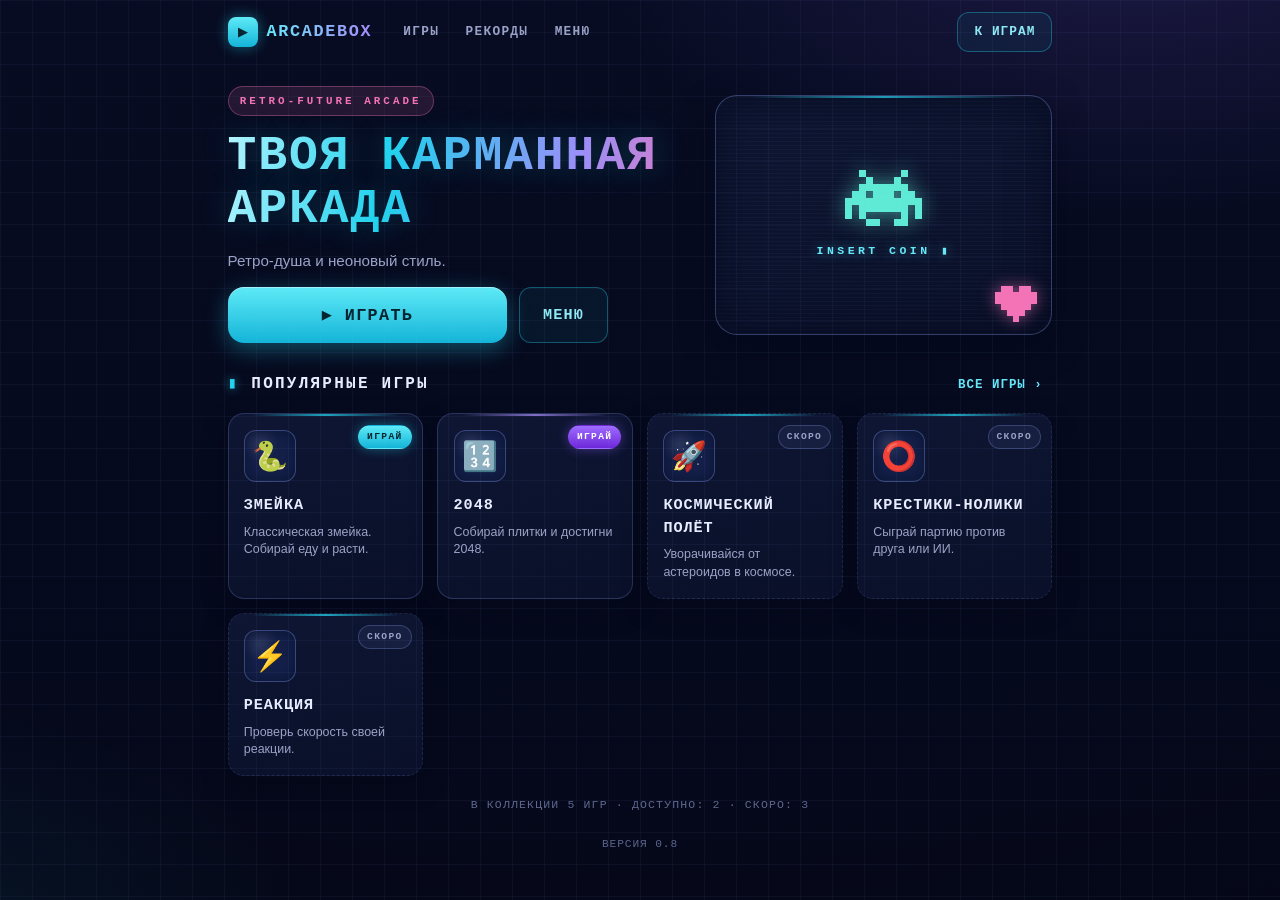
<file: index.html>
<!DOCTYPE html>
<html lang="ru">
<head>
  <meta charset="UTF-8">
  <meta name="viewport" content="width=device-width, initial-scale=1.0, viewport-fit=cover">
  <meta name="theme-color" content="#050816">
  <meta name="apple-mobile-web-app-capable" content="yes">
  <meta name="apple-mobile-web-app-status-bar-style" content="black-translucent">
  <title>ArcadeBox</title>
  <link rel="stylesheet" href="style.css">
  <link rel="manifest" href="manifest.json">
  <link rel="apple-touch-icon" href="icons/apple-touch-icon.png">
</head>
<body>
  <noscript>
    <div style="padding: 2rem; text-align: center; color: #e8ecff; font-family: sans-serif;">
      <h1>ArcadeBox</h1>
      <p>Для работы приложения необходимо включить JavaScript в настройках браузера.</p>
    </div>
  </noscript>

  <div id="app">

    <!-- ===== ГЛАВНЫЙ ЭКРАН ===== -->
    <section id="screen-home" class="screen active">
      <div class="screen-content home-content">

        <div class="home-top">
          <div class="brand">
            <span class="brand-mark" aria-hidden="true">▶</span>
            <span class="brand-name">ArcadeBox</span>
          </div>
          <nav class="home-nav" aria-label="Быстрая навигация">
            <button class="nav-link" data-action="show-games">Игры</button>
            <button class="nav-link" data-action="show-records">Рекорды</button>
            <button class="nav-link" data-action="show-menu">Меню</button>
          </nav>
          <button class="btn btn-ghost btn-top" data-action="show-games">К играм</button>
        </div>

        <div class="home-hero">
          <div class="hero-text">
            <p class="hero-tag">Retro-Future Arcade</p>
            <h1 class="hero-title">Твоя карманная аркада</h1>
            <p class="hero-slogan">Ретро-душа и неоновый стиль.</p>
            <div class="hero-actions">
              <button class="btn btn-primary btn-large" data-action="show-games">▶ Играть</button>
              <button class="btn btn-ghost" data-action="show-menu">Меню</button>
            </div>
          </div>

          <div class="hero-art" aria-hidden="true">
            <div class="pixel-invader"><i></i></div>
            <p class="hero-art-caption">Insert coin <span class="blink">▮</span></p>
            <div class="pixel-heart"><i></i></div>
          </div>
        </div>

        <div class="home-section">
          <div class="section-head">
            <h2 class="section-title">Популярные игры</h2>
            <button class="link-btn" data-action="show-games">Все игры ›</button>
          </div>
          <div class="games-grid" id="games-grid-home"></div>
          <p class="collection-info" id="collection-info"></p>
        </div>

        <p class="hint">Версия 0.8</p>
      </div>
    </section>

    <!-- ===== КАТАЛОГ ИГР ===== -->
    <section id="screen-games" class="screen">
      <header class="screen-header">
        <button class="btn-icon" data-action="go-back" aria-label="Назад">
          <svg width="22" height="22" viewBox="0 0 24 24" fill="none" stroke="currentColor" stroke-width="2" stroke-linecap="round" stroke-linejoin="round" aria-hidden="true"><path d="M19 12H5"/><path d="M12 19l-7-7 7-7"/></svg>
        </button>
        <h2 class="screen-title">Каталог игр</h2>
      </header>
      <div class="screen-content">
        <div class="games-grid" id="games-grid"></div>
      </div>
    </section>

    <!-- ===== ИГРА: ЗМЕЙКА ===== -->
    <section id="screen-snake" class="screen">
      <header class="screen-header">
        <button class="btn-icon" data-action="go-back" aria-label="Назад">
          <svg width="22" height="22" viewBox="0 0 24 24" fill="none" stroke="currentColor" stroke-width="2" stroke-linecap="round" stroke-linejoin="round" aria-hidden="true"><path d="M19 12H5"/><path d="M12 19l-7-7 7-7"/></svg>
        </button>
        <h2 class="screen-title">Змейка</h2>
        <button class="btn-icon" id="snake-pause-btn" data-action="snake-pause" aria-label="Пауза" disabled>
          <svg class="icon-pause" width="22" height="22" viewBox="0 0 24 24" fill="currentColor" aria-hidden="true"><rect x="6" y="5" width="4" height="14" rx="1"/><rect x="14" y="5" width="4" height="14" rx="1"/></svg>
          <svg class="icon-play" width="22" height="22" viewBox="0 0 24 24" fill="currentColor" aria-hidden="true"><path d="M8 5.14v13.72a1 1 0 0 0 1.52.85l11.14-6.86a1 1 0 0 0 0-1.7L9.52 4.29A1 1 0 0 0 8 5.14z"/></svg>
        </button>
      </header>

      <div class="screen-content snake-content">
        <div class="snake-hud">
          <div class="snake-hud-item">
            <span class="snake-hud-label">Счёт</span>
            <span class="snake-hud-value" id="snake-score">0</span>
          </div>
          <div class="snake-hud-item">
            <span class="snake-hud-label">Рекорд</span>
            <span class="snake-hud-value" id="snake-best">0</span>
          </div>
        </div>

        <div class="snake-arena-wrap" id="snake-arena-wrap">
          <div class="snake-arena" id="snake-arena">
            <canvas id="snake-canvas" width="400" height="400"></canvas>
            <div class="snake-overlay" id="snake-overlay"></div>
          </div>
        </div>

        <p class="snake-hint">Свайп по полю — поворот · тап — пауза. На компьютере: стрелки или WASD, пробел — пауза</p>
      </div>
    </section>

    <!-- ===== ИГРА: 2048 ===== -->
    <section id="screen-2048" class="screen">
      <header class="screen-header">
        <button class="btn-icon" data-action="go-back" aria-label="Назад">
          <svg width="22" height="22" viewBox="0 0 24 24" fill="none" stroke="currentColor" stroke-width="2" stroke-linecap="round" stroke-linejoin="round" aria-hidden="true"><path d="M19 12H5"/><path d="M12 19l-7-7 7-7"/></svg>
        </button>
        <h2 class="screen-title">2048</h2>
      </header>

      <div class="screen-content game-2048-content">
        <div class="game-2048-hud">
          <div class="hud-box">
            <span class="hud-label">Счёт</span>
            <span class="hud-value" id="score-2048">0</span>
          </div>
          <div class="hud-box">
            <span class="hud-label">Рекорд</span>
            <span class="hud-value" id="best-2048">0</span>
          </div>
        </div>

        <div class="game-2048-grid-wrap">
          <div class="game-2048-grid" id="grid-2048">
            <div class="grid-cell"></div><div class="grid-cell"></div><div class="grid-cell"></div><div class="grid-cell"></div>
            <div class="grid-cell"></div><div class="grid-cell"></div><div class="grid-cell"></div><div class="grid-cell"></div>
            <div class="grid-cell"></div><div class="grid-cell"></div><div class="grid-cell"></div><div class="grid-cell"></div>
            <div class="grid-cell"></div><div class="grid-cell"></div><div class="grid-cell"></div><div class="grid-cell"></div>
          </div>
          <div class="game-2048-overlay hidden" id="overlay-2048"></div>
        </div>

        <div class="game-2048-controls">
          <button class="btn btn-secondary" data-action="2048-new">Новая игра</button>
          <button class="btn btn-ghost" id="btn-2048-undo" data-action="2048-undo" disabled>Отменить</button>
        </div>

        <p class="game-2048-hint">Свайп или стрелки — двигать плитки. Соединяй одинаковые!</p>
      </div>
    </section>

    <!-- ===== МЕНЮ ===== -->
    <section id="screen-menu" class="screen">
      <header class="screen-header">
        <button class="btn-icon" data-action="go-back" aria-label="Назад">
          <svg width="22" height="22" viewBox="0 0 24 24" fill="none" stroke="currentColor" stroke-width="2" stroke-linecap="round" stroke-linejoin="round" aria-hidden="true"><path d="M19 12H5"/><path d="M12 19l-7-7 7-7"/></svg>
        </button>
        <h2 class="screen-title">Меню</h2>
      </header>
      <div class="screen-content">
        <nav class="menu-list">
          <button class="menu-item" data-action="go-home">
            <span class="menu-icon" aria-hidden="true">🏠</span>
            <span class="menu-text"><span class="menu-title">Главная</span><span class="menu-desc">Вернуться на главный экран</span></span>
            <span class="menu-arrow" aria-hidden="true">›</span>
          </button>
          <button class="menu-item" data-action="show-games">
            <span class="menu-icon" aria-hidden="true">🎮</span>
            <span class="menu-text"><span class="menu-title">Игры</span><span class="menu-desc">Каталог всех игр</span></span>
            <span class="menu-arrow" aria-hidden="true">›</span>
          </button>
          <button class="menu-item" data-action="show-records">
            <span class="menu-icon" aria-hidden="true">🏆</span>
            <span class="menu-text"><span class="menu-title">Рекорды</span><span class="menu-desc">Твои лучшие результаты</span></span>
            <span class="menu-arrow" aria-hidden="true">›</span>
          </button>
          <button class="menu-item" data-action="show-settings">
            <span class="menu-icon" aria-hidden="true">⚙️</span>
            <span class="menu-text"><span class="menu-title">Настройки</span><span class="menu-desc">Звук, тема и другие параметры</span></span>
            <span class="menu-arrow" aria-hidden="true">›</span>
          </button>
        </nav>
      </div>
    </section>

    <!-- ===== РЕКОРДЫ ===== -->
    <section id="screen-records" class="screen">
      <header class="screen-header">
        <button class="btn-icon" data-action="go-back" aria-label="Назад">
          <svg width="22" height="22" viewBox="0 0 24 24" fill="none" stroke="currentColor" stroke-width="2" stroke-linecap="round" stroke-linejoin="round" aria-hidden="true"><path d="M19 12H5"/><path d="M12 19l-7-7 7-7"/></svg>
        </button>
        <h2 class="screen-title">Рекорды</h2>
      </header>
      <div class="screen-content">
        <div class="records-list" id="records-list"></div>
      </div>
    </section>

    <!-- ===== НАСТРОЙКИ ===== -->
    <section id="screen-settings" class="screen">
      <header class="screen-header">
        <button class="btn-icon" data-action="go-back" aria-label="Назад">
          <svg width="22" height="22" viewBox="0 0 24 24" fill="none" stroke="currentColor" stroke-width="2" stroke-linecap="round" stroke-linejoin="round" aria-hidden="true"><path d="M19 12H5"/><path d="M12 19l-7-7 7-7"/></svg>
        </button>
        <h2 class="screen-title">Настройки</h2>
      </header>
      <div class="screen-content settings-content">

        <section class="settings-group" aria-labelledby="settings-sound-title">
          <h3 class="settings-group-title" id="settings-sound-title">Звук</h3>
          <div class="settings-card">
            <button type="button" class="setting-row setting-toggle" role="switch" aria-checked="true" data-action="setting-toggle" data-setting="sfxEnabled">
              <span class="setting-text">
                <span class="setting-title">Звуковые эффекты</span>
                <span class="setting-desc">Звуки интерфейса и игр</span>
              </span>
              <span class="switch" aria-hidden="true"><span class="switch-thumb"></span></span>
            </button>
            <div class="setting-row setting-row--range">
              <div class="setting-range-head">
                <label class="setting-title" for="range-sfx">Громкость эффектов</label>
                <output class="setting-value" for="range-sfx">70%</output>
              </div>
              <input type="range" class="range" id="range-sfx" min="0" max="100" step="5" value="70" data-setting-range="sfxVolume" aria-valuetext="70%">
          </div>
          <button type="button" class="setting-row setting-toggle" role="switch" aria-checked="false" data-action="setting-toggle" data-setting="musicEnabled">
            <span class="setting-text">
              <span class="setting-title">Музыка</span>
              <span class="setting-desc">Фоновая музыка</span>
            </span>
            <span class="switch" aria-hidden="true"><span class="switch-thumb"></span></span>
          </button>
          <div class="setting-row setting-row--range">
            <div class="setting-range-head">
              <label class="setting-title" for="range-music">Громкость музыки</label>
              <output class="setting-value" for="range-music">50%</output>
            </div>
            <input type="range" class="range" id="range-music" min="0" max="100" step="5" value="50" data-setting-range="musicVolume" aria-valuetext="50%">
          </div>
          </div>
          <p class="setting-note" id="music-note" role="status" hidden>Не удалось загрузить музыку. Проверьте соединение и включите музыку снова.</p>
        </section>

        <section class="settings-group" aria-labelledby="settings-look-title">
          <h3 class="settings-group-title" id="settings-look-title">Внешний вид</h3>
          <div class="settings-card">
            <button type="button" class="setting-row setting-toggle" role="switch" aria-checked="true" data-action="setting-toggle" data-setting="animationsEnabled">
              <span class="setting-text">
                <span class="setting-title">Анимации</span>
                <span class="setting-desc">Переходы, появление карточек и движение плиток</span>
              </span>
              <span class="switch" aria-hidden="true"><span class="switch-thumb"></span></span>
            </button>
          </div>
        </section>

        <section class="settings-group" aria-labelledby="settings-data-title">
          <h3 class="settings-group-title" id="settings-data-title">Данные</h3>
          <div class="settings-card">
            <button type="button" class="setting-row setting-action setting-action--danger" data-action="reset-scores">
              <span class="setting-text">
                <span class="setting-title">Сбросить рекорды</span>
                <span class="setting-desc">Удалить лучшие результаты во всех играх</span>
              </span>
              <span class="menu-arrow" aria-hidden="true">›</span>
            </button>
            <button type="button" class="setting-row setting-action" data-action="reset-settings">
              <span class="setting-text">
                <span class="setting-title">Сбросить настройки</span>
                <span class="setting-desc">Вернуть значения по умолчанию</span>
              </span>
              <span class="menu-arrow" aria-hidden="true">›</span>
            </button>
          </div>
        </section>

      </div>
    </section>

    <!-- ===== ДИАЛОГ ПОДТВЕРЖДЕНИЯ ===== -->
    <div id="confirm-dialog" class="dialog-backdrop hidden" role="dialog" aria-modal="true" aria-hidden="true" aria-labelledby="confirm-title" aria-describedby="confirm-text">
      <div class="dialog">
        <h3 class="dialog-title" id="confirm-title"></h3>
        <p class="dialog-text" id="confirm-text"></p>
        <div class="dialog-actions">
          <button type="button" class="btn btn-ghost" id="confirm-cancel" data-action="dialog-cancel">Отмена</button>
          <button type="button" class="btn btn-danger" id="confirm-ok" data-action="dialog-confirm">Сбросить</button>
        </div>
      </div>
    </div>

    <!-- ===== УВЕДОМЛЕНИЕ ===== -->
    <div id="toast" class="toast" role="status" aria-live="polite"></div>

  </div>

  <script src="app.js"></script>
</body>
</html>
</file>
<file: style.css>
/* =========================================================
   ArcadeBox — RETRO-FUTURISM + MODERN ARCADE
   ========================================================= */

*, *::before, *::after { box-sizing: border-box; margin: 0; padding: 0; }

:root {
  /* Космический фон */
  --bg-0: #050816;
  --bg-1: #0A1029;
  --bg-2: #0E1633;
  --bg-3: #14204A;

  /* Неон */
  --cyan: #22D3EE;
  --cyan-bright: #67E8F9;
  --violet: #8B5CF6;
  --violet-bright: #A78BFA;
  --pink: #F472B6;
  --gold: #FBBF24;

  --cyan-soft: rgba(34, 211, 238, 0.12);
  --violet-soft: rgba(139, 92, 246, 0.14);
  --pink-soft: rgba(244, 114, 182, 0.12);

  --text: #E8ECFF;
  --text-dim: #9AA3C7;
  --text-faint: #5E688F;

  --line: rgba(148, 170, 255, 0.14);
  --line-strong: rgba(148, 170, 255, 0.28);

  --r-sm: 8px; --r-md: 12px; --r-lg: 16px; --r-xl: 22px;
  --arena-max: 500px;

  --safe-top: env(safe-area-inset-top, 0px);
  --safe-bottom: env(safe-area-inset-bottom, 0px);
  --safe-left: env(safe-area-inset-left, 0px);
  --safe-right: env(safe-area-inset-right, 0px);

  --t-fast: 150ms cubic-bezier(0.4, 0, 0.2, 1);
  --t-base: 220ms cubic-bezier(0.4, 0, 0.2, 1);

  --font-display: ui-monospace, "Cascadia Mono", "SF Mono", "JetBrains Mono",
                  Menlo, Consolas, "Liberation Mono", monospace;
  --font-body: -apple-system, BlinkMacSystemFont, "Segoe UI", Roboto, Oxygen,
               Ubuntu, Cantarell, "Helvetica Neue", sans-serif;

  color-scheme: dark;
}

html, body { height: 100%; overflow: hidden; }

body {
  font-family: var(--font-body);
  background-color: var(--bg-0);
  color: var(--text);
  font-size: 16px;
  line-height: 1.5;
  -webkit-font-smoothing: antialiased;
  -moz-osx-font-smoothing: grayscale;
  -webkit-tap-highlight-color: transparent;
  -webkit-text-size-adjust: 100%;
  touch-action: manipulation;
  overscroll-behavior-y: none;
}

button {
  font: inherit; color: inherit; background: none; border: none;
  cursor: pointer; -webkit-appearance: none; appearance: none;
}

:focus-visible {
  outline: 2px solid var(--cyan);
  outline-offset: 2px;
}

#app { position: relative; height: 100%; width: 100%; }
@supports (height: 100dvh) { #app { height: 100dvh; } }

/* Лёгкая аркадная сетка + виньетка поверх всего (статичная, дешёвая) */
#app::after {
  content: "";
  position: absolute; inset: 0;
  z-index: 50;
  pointer-events: none;
  background-image:
    linear-gradient(rgba(148, 170, 255, 0.05) 1px, transparent 1px),
    linear-gradient(90deg, rgba(148, 170, 255, 0.05) 1px, transparent 1px),
    radial-gradient(130% 100% at 50% 35%, transparent 55%, rgba(2, 4, 12, 0.45) 100%);
  background-size: 32px 32px, 32px 32px, 100% 100%;
}

/* ---------- Экраны ---------- */
.screen {
  position: absolute; inset: 0;
  display: flex; flex-direction: column;
  visibility: hidden; opacity: 0;
  transition: opacity var(--t-base), visibility var(--t-base);
  padding-top: var(--safe-top);
  padding-bottom: var(--safe-bottom);
  padding-left: var(--safe-left);
  padding-right: var(--safe-right);
  background:
    radial-gradient(900px 480px at 88% -8%, rgba(139, 92, 246, 0.16), transparent 60%),
    radial-gradient(800px 460px at -12% 108%, rgba(34, 211, 238, 0.10), transparent 60%),
    linear-gradient(180deg, #070C22 0%, #05081A 100%);
  overflow-y: auto;
  -webkit-overflow-scrolling: touch;
}
.screen.active { visibility: visible; opacity: 1; z-index: 1; }

/* Мягкое появление контента активного экрана */
.screen.active .screen-content {
  animation: screenIn 300ms cubic-bezier(0.25, 0.8, 0.35, 1) both;
}
@keyframes screenIn {
  from { opacity: 0.4; transform: translateY(10px); }
  to   { opacity: 1;    transform: translateY(0); }
}

.screen-header {
  display: flex; align-items: center; gap: 0.6rem;
  padding: 0.6rem 0.75rem 0.4rem 0.35rem;
  flex-shrink: 0;
}
.screen-title {
  font-family: var(--font-display);
  font-size: 1.05rem; font-weight: 700;
  letter-spacing: 0.12em; text-transform: uppercase;
  color: var(--text);
  flex: 1; min-width: 0;
  overflow: hidden; text-overflow: ellipsis; white-space: nowrap;
  text-shadow: 0 0 14px rgba(34, 211, 238, 0.25);
}
.screen-content {
  flex: 1;
  padding: 0.5rem 1.1rem 1.4rem;
  display: flex; flex-direction: column;
}

/* ---------- Кнопки ---------- */
.btn {
  display: inline-flex; align-items: center; justify-content: center; gap: 0.5rem;
  padding: 0.8rem 1.4rem;
  border-radius: var(--r-md);
  font-family: var(--font-display);
  font-weight: 700; font-size: 0.95rem;
  letter-spacing: 0.08em; text-transform: uppercase;
  min-height: 48px;
  transition: transform var(--t-fast), box-shadow var(--t-fast),
              background-color var(--t-fast), border-color var(--t-fast),
              color var(--t-fast);
  user-select: none; white-space: nowrap;
}
.btn:active { transform: translateY(2px) scale(0.99); }

.btn-primary {
  background: linear-gradient(180deg, #5EEAF7 0%, #14B4D8 100%);
  color: #032530;
  box-shadow: 0 6px 22px rgba(34, 211, 238, 0.35), inset 0 1px 0 rgba(255, 255, 255, 0.4);
}
.btn-primary:hover { box-shadow: 0 8px 28px rgba(34, 211, 238, 0.5), inset 0 1px 0 rgba(255, 255, 255, 0.4); }
.btn-primary:active { box-shadow: 0 2px 10px rgba(34, 211, 238, 0.35); }

.btn-secondary {
  background: linear-gradient(180deg, #9F6BFF 0%, #6D28D9 100%);
  color: #fff;
  box-shadow: 0 6px 20px rgba(139, 92, 246, 0.35), inset 0 1px 0 rgba(255, 255, 255, 0.25);
}
.btn-secondary:hover { box-shadow: 0 8px 26px rgba(139, 92, 246, 0.5), inset 0 1px 0 rgba(255, 255, 255, 0.25); }
.btn-secondary:active { box-shadow: 0 2px 10px rgba(139, 92, 246, 0.35); }

.btn-ghost {
  background: rgba(34, 211, 238, 0.06);
  color: #8FE8F5;
  border: 1px solid rgba(34, 211, 238, 0.35);
}
.btn-ghost:hover { background: rgba(34, 211, 238, 0.12); border-color: rgba(34, 211, 238, 0.6); }
.btn-ghost:active { background: rgba(34, 211, 238, 0.16); }

.btn-large { padding: 0.95rem 1.9rem; font-size: 1.05rem; min-height: 56px; border-radius: var(--r-lg); }
.btn:disabled { opacity: 0.35; cursor: default; }
.btn:disabled:active { transform: none; }

.btn-icon {
  width: 44px; height: 44px; min-width: 44px;
  display: inline-flex; align-items: center; justify-content: center;
  border-radius: 50%;
  color: var(--text);
  border: 1px solid transparent;
  transition: background-color var(--t-fast), border-color var(--t-fast), opacity var(--t-fast);
}
.btn-icon:hover { background-color: rgba(148, 170, 255, 0.08); }
.btn-icon:active { background-color: rgba(34, 211, 238, 0.12); border-color: rgba(34, 211, 238, 0.3); }
.btn-icon:disabled { opacity: 0.3; cursor: default; }
.btn-icon:disabled:active { background-color: transparent; }

/* ---------- ГЛАВНЫЙ ЭКРАН ---------- */
.home-content { gap: 1.4rem; }

.home-top {
  display: flex; align-items: center; gap: 0.75rem;
  padding: 0.25rem 0;
}
.brand { display: flex; align-items: center; gap: 0.55rem; }
.brand-mark {
  width: 30px; height: 30px;
  display: inline-flex; align-items: center; justify-content: center;
  font-size: 0.8rem;
  color: #032530;
  background: linear-gradient(180deg, #5EEAF7, #14B4D8);
  border-radius: 8px;
  box-shadow: 0 0 14px rgba(34, 211, 238, 0.45);
}
.brand-name {
  font-family: var(--font-display);
  font-weight: 800; font-size: 1.05rem;
  letter-spacing: 0.1em; text-transform: uppercase;
  background: linear-gradient(90deg, var(--cyan-bright), var(--violet-bright));
  -webkit-background-clip: text; background-clip: text;
  -webkit-text-fill-color: transparent;
}

.home-nav { display: none; gap: 0.25rem; margin-left: 0.5rem; }
.nav-link {
  font-family: var(--font-display);
  font-size: 0.8rem; font-weight: 600;
  letter-spacing: 0.1em; text-transform: uppercase;
  color: var(--text-dim);
  padding: 0.45rem 0.7rem;
  border-radius: var(--r-sm);
  transition: color var(--t-fast), background-color var(--t-fast);
}
.nav-link:hover { color: var(--cyan-bright); background: rgba(34, 211, 238, 0.08); }
.nav-link:active { background: rgba(34, 211, 238, 0.14); }

.btn-top { margin-left: auto; min-height: 40px; padding: 0.45rem 1rem; font-size: 0.8rem; }

/* Хиро */
.home-hero {
  display: grid; grid-template-columns: 1fr;
  gap: 1.4rem; align-items: center;
  padding: 0.5rem 0 0.25rem;
}
.hero-text { display: flex; flex-direction: column; align-items: flex-start; gap: 0.9rem; }

.hero-tag {
  font-family: var(--font-display);
  font-size: 0.68rem; font-weight: 700;
  letter-spacing: 0.28em; text-transform: uppercase;
  color: var(--pink);
  border: 1px solid rgba(244, 114, 182, 0.35);
  background: var(--pink-soft);
  padding: 0.35rem 0.7rem;
  border-radius: 999px;
}
.hero-title {
  font-family: var(--font-display);
  font-size: clamp(2rem, 8.5vw, 3rem);
  font-weight: 800;
  line-height: 1.1;
  letter-spacing: 0.04em;
  text-transform: uppercase;
  background: linear-gradient(100deg, #B9F6FF 0%, var(--cyan) 35%, var(--violet-bright) 75%, var(--pink) 105%);
  -webkit-background-clip: text; background-clip: text;
  -webkit-text-fill-color: transparent;
  text-shadow: 0 0 32px rgba(34, 211, 238, 0.25);
}
.hero-slogan { color: var(--text-dim); font-size: 0.95rem; max-width: 420px; }
.hero-actions { display: flex; gap: 0.75rem; width: 100%; max-width: 340px; flex-wrap: wrap; }
.hero-actions .btn-primary { flex: 1; }

/* Декоративная аркадная панель */
.hero-art {
  position: relative;
  display: flex; flex-direction: column; align-items: center; justify-content: center;
  gap: 1rem;
  min-height: 190px;
  padding: 1.6rem 1.2rem;
  border-radius: var(--r-xl);
  border: 1px solid var(--line-strong);
  background:
    repeating-linear-gradient(0deg, rgba(255, 255, 255, 0.025) 0 1px, transparent 1px 4px),
    linear-gradient(160deg, var(--bg-2), var(--bg-1));
  box-shadow: inset 0 0 40px rgba(2, 6, 23, 0.6), 0 12px 32px rgba(2, 6, 23, 0.5);
  overflow: hidden;
}
.hero-art::before {
  content: "";
  position: absolute; top: 0; left: 10%; right: 10%; height: 2px;
  background: linear-gradient(90deg, transparent, var(--cyan), transparent);
  opacity: 0.7;
}
.hero-art-caption {
  font-family: var(--font-display);
  font-size: 0.72rem; font-weight: 700;
  letter-spacing: 0.3em; text-transform: uppercase;
  color: var(--cyan-bright);
  text-shadow: 0 0 12px rgba(103, 232, 249, 0.5);
}
.blink { animation: blink 1.2s steps(2, start) infinite; }
@keyframes blink { 50% { opacity: 0; } }

/* Пиксель-арт: инвейдер */
.pixel-invader { position: relative; width: 77px; height: 56px; animation: floatY 4.5s ease-in-out infinite; }
.pixel-invader i {
  position: absolute; top: 0; left: 0;
  width: 7px; height: 7px;
  color: #5EEAD4;
  background: transparent;
  box-shadow:
    14px 0 currentColor, 56px 0 currentColor,
    21px 7px currentColor, 49px 7px currentColor,
    14px 14px currentColor, 21px 14px currentColor, 28px 14px currentColor,
    35px 14px currentColor, 42px 14px currentColor, 49px 14px currentColor, 56px 14px currentColor,
    7px 21px currentColor, 14px 21px currentColor, 28px 21px currentColor,
    35px 21px currentColor, 42px 21px currentColor, 56px 21px currentColor, 63px 21px currentColor,
    0 28px currentColor, 7px 28px currentColor, 14px 28px currentColor, 21px 28px currentColor,
    28px 28px currentColor, 35px 28px currentColor, 42px 28px currentColor, 49px 28px currentColor,
    56px 28px currentColor, 63px 28px currentColor, 70px 28px currentColor,
    0 35px currentColor, 14px 35px currentColor, 21px 35px currentColor, 28px 35px currentColor,
    35px 35px currentColor, 42px 35px currentColor, 49px 35px currentColor, 56px 35px currentColor, 70px 35px currentColor,
    0 42px currentColor, 14px 42px currentColor, 56px 42px currentColor, 70px 42px currentColor,
    21px 49px currentColor, 28px 49px currentColor, 49px 49px currentColor, 56px 49px currentColor;
  filter: drop-shadow(0 0 10px rgba(94, 234, 212, 0.55));
}

/* Пиксель-арт: сердечко */
.pixel-heart { position: absolute; right: 14px; bottom: 12px; width: 42px; height: 36px; }
.pixel-heart i {
  position: absolute; top: 0; left: 0;
  width: 6px; height: 6px;
  color: var(--pink);
  background: transparent;
  box-shadow:
    6px 0 currentColor, 12px 0 currentColor, 24px 0 currentColor, 30px 0 currentColor,
    0 6px currentColor, 6px 6px currentColor, 12px 6px currentColor, 18px 6px currentColor,
    24px 6px currentColor, 30px 6px currentColor, 36px 6px currentColor,
    0 12px currentColor, 6px 12px currentColor, 12px 12px currentColor, 18px 12px currentColor,
    24px 12px currentColor, 30px 12px currentColor, 36px 12px currentColor,
    6px 18px currentColor, 12px 18px currentColor, 18px 18px currentColor, 24px 18px currentColor, 30px 18px currentColor,
    12px 24px currentColor, 18px 24px currentColor, 24px 24px currentColor,
    18px 30px currentColor;
  filter: drop-shadow(0 0 8px rgba(244, 114, 182, 0.55));
  animation: heartPulse 1.8s ease-in-out infinite;
}
@keyframes floatY {
  0%, 100% { transform: translateY(0); }
  50%      { transform: translateY(-6px); }
}
@keyframes heartPulse {
  0%, 100% { transform: scale(1); }
  50%      { transform: scale(1.12); }
}

/* Секция «Популярные игры» на главной */
.home-section { display: flex; flex-direction: column; gap: 0.75rem; }
.section-head { display: flex; align-items: baseline; justify-content: space-between; gap: 0.75rem; }
.section-title {
  font-family: var(--font-display);
  font-size: 1rem; font-weight: 700;
  letter-spacing: 0.14em; text-transform: uppercase;
  color: var(--text);
}
.section-title::before {
  content: "▮ ";
  color: var(--cyan);
  text-shadow: 0 0 10px rgba(34, 211, 238, 0.6);
}
.link-btn {
  font-family: var(--font-display);
  font-size: 0.78rem; font-weight: 600;
  letter-spacing: 0.08em; text-transform: uppercase;
  color: var(--cyan-bright);
  padding: 0.4rem 0.6rem;
  border-radius: var(--r-sm);
  transition: background-color var(--t-fast), color var(--t-fast);
}
.link-btn:hover { background: rgba(34, 211, 238, 0.08); color: #B9F6FF; }

.collection-info {
  font-family: var(--font-display);
  font-size: 0.72rem; letter-spacing: 0.1em; text-transform: uppercase;
  color: var(--text-faint);
  text-align: center;
}

.hint {
  font-family: var(--font-display);
  color: var(--text-faint);
  font-size: 0.7rem; letter-spacing: 0.08em; text-transform: uppercase;
  text-align: center;
}

/* ---------- КАТАЛОГ ИГР ---------- */
.games-grid {
  display: grid;
  grid-template-columns: repeat(2, 1fr);
  gap: 0.8rem;
  padding-bottom: 0.5rem;
}

.game-card {
  position: relative;
  display: flex; flex-direction: column; gap: 0.4rem;
  padding: 1rem 0.95rem 1.05rem;
  min-height: 160px;
  text-align: left;
  background: linear-gradient(165deg, var(--bg-2) 0%, var(--bg-1) 100%);
  border: 1px solid var(--line);
  border-radius: var(--r-lg);
  box-shadow: 0 10px 26px rgba(2, 6, 23, 0.45);
  transition: transform var(--t-fast), border-color var(--t-fast), box-shadow var(--t-fast);
  overflow: hidden;
  --card-accent: var(--cyan);
}
.game-card:active { transform: scale(0.97); }

/* Светящаяся линия сверху — акцент игры */
.game-card::before {
  content: "";
  position: absolute; top: 0; left: 12%; right: 12%; height: 2px;
  background: linear-gradient(90deg, transparent, var(--card-accent), transparent);
  opacity: 0.75;
}

.game-card--snake { --card-accent: var(--cyan); }
.game-card--2048  { --card-accent: var(--violet-bright); }

.game-card.active-game { border-color: rgba(148, 170, 255, 0.22); }
.game-card.active-game:hover {
  transform: translateY(-3px);
  border-color: var(--card-accent);
  box-shadow: 0 14px 30px rgba(2, 6, 23, 0.55), 0 0 18px rgba(34, 211, 238, 0.14);
}
.game-card.coming-soon {
  opacity: 0.62;
  border-style: dashed;
}

.card-badge {
  position: absolute; top: 0.65rem; right: 0.65rem;
  font-family: var(--font-display);
  font-size: 0.6rem; font-weight: 700;
  letter-spacing: 0.14em; text-transform: uppercase;
  padding: 0.25rem 0.5rem;
  border-radius: 999px;
  border: 1px solid rgba(148, 170, 255, 0.25);
  background: rgba(148, 170, 255, 0.08);
  color: var(--text-dim);
}
.game-card.active-game .card-badge {
  color: #032530;
  background: linear-gradient(180deg, #5EEAF7, #14B4D8);
  border-color: transparent;
  box-shadow: 0 0 12px rgba(34, 211, 238, 0.4);
}
.game-card--2048.active-game .card-badge {
  color: #fff;
  background: linear-gradient(180deg, #9F6BFF, #6D28D9);
  box-shadow: 0 0 12px rgba(139, 92, 246, 0.45);
}

.card-icon {
  width: 52px; height: 52px;
  display: flex; align-items: center; justify-content: center;
  font-size: 1.8rem; line-height: 1;
  border-radius: var(--r-md);
  border: 1px solid var(--line-strong);
  background:
    radial-gradient(60% 60% at 30% 25%, rgba(255, 255, 255, 0.10), transparent 60%),
    var(--bg-3);
  box-shadow: inset 0 0 14px rgba(2, 6, 23, 0.5);
  margin-bottom: 0.35rem;
}
.card-title {
  font-family: var(--font-display);
  font-size: 0.95rem; font-weight: 700;
  letter-spacing: 0.06em; text-transform: uppercase;
}
.card-desc { font-size: 0.78rem; color: var(--text-dim); line-height: 1.4; }

/* Последовательное появление карточек */
.screen.active .game-card { animation: cardIn 380ms cubic-bezier(0.25, 0.8, 0.35, 1) both; }
.screen.active .game-card:nth-child(2) { animation-delay: 50ms; }
.screen.active .game-card:nth-child(3) { animation-delay: 100ms; }
.screen.active .game-card:nth-child(4) { animation-delay: 150ms; }
.screen.active .game-card:nth-child(5) { animation-delay: 200ms; }
@keyframes cardIn {
  from { opacity: 0; transform: translateY(12px); }
  to   { opacity: 1; transform: translateY(0); }
}

/* ---------- МЕНЮ ---------- */
.menu-list { display: flex; flex-direction: column; gap: 0.6rem; }
.menu-item {
  display: flex; align-items: center; gap: 1rem;
  padding: 0.9rem 1rem;
  text-align: left;
  background: linear-gradient(165deg, var(--bg-2), var(--bg-1));
  border: 1px solid var(--line);
  border-radius: var(--r-lg);
  transition: border-color var(--t-fast), background-color var(--t-fast), transform var(--t-fast);
}
.menu-item:hover { border-color: var(--line-strong); }
.menu-item:active { transform: scale(0.99); border-color: rgba(34, 211, 238, 0.4); }

.menu-icon {
  width: 42px; height: 42px; flex-shrink: 0;
  display: flex; align-items: center; justify-content: center;
  font-size: 1.3rem; line-height: 1;
  border-radius: var(--r-md);
  border: 1px solid var(--line-strong);
  background: var(--bg-3);
}
.menu-text { flex: 1; display: flex; flex-direction: column; gap: 0.1rem; min-width: 0; }
.menu-title {
  font-family: var(--font-display);
  font-weight: 700; font-size: 0.9rem;
  letter-spacing: 0.08em; text-transform: uppercase;
}
.menu-desc { font-size: 0.76rem; color: var(--text-dim); line-height: 1.3; }
.menu-arrow { color: var(--cyan); font-size: 1.6rem; font-weight: 300; flex-shrink: 0; }

/* ---------- РЕКОРДЫ ---------- */
.records-list { display: flex; flex-direction: column; gap: 0.75rem; }

.record-row {
  display: flex; align-items: center; gap: 1rem;
  padding: 1rem 1.1rem;
  background: linear-gradient(165deg, var(--bg-2), var(--bg-1));
  border: 1px solid var(--line);
  border-radius: var(--r-lg);
}
.record-icon {
  width: 46px; height: 46px; flex-shrink: 0;
  display: flex; align-items: center; justify-content: center;
  font-size: 1.6rem; line-height: 1;
  border-radius: var(--r-md);
  border: 1px solid var(--line-strong);
  background: var(--bg-3);
}
.record-body { flex: 1; min-width: 0; display: flex; flex-direction: column; gap: 0.15rem; }
.record-name {
  font-family: var(--font-display);
  font-weight: 700; font-size: 0.92rem;
  letter-spacing: 0.08em; text-transform: uppercase;
}
.record-date {
  font-family: var(--font-display);
  font-size: 0.68rem; letter-spacing: 0.06em;
  color: var(--text-faint); text-transform: uppercase;
}
.record-value {
  font-family: var(--font-display);
  font-size: 1.7rem; font-weight: 800; line-height: 1.1;
  font-variant-numeric: tabular-nums;
  color: var(--cyan-bright);
  text-shadow: 0 0 16px rgba(103, 232, 249, 0.45);
  flex-shrink: 0;
}
.record-value.is-empty {
  font-size: 0.72rem; font-weight: 600;
  letter-spacing: 0.08em; text-transform: uppercase;
  color: var(--text-faint); text-shadow: none;
  text-align: right; max-width: 130px;
}

.records-empty {
  flex: 1; display: flex; flex-direction: column;
  align-items: center; justify-content: center; text-align: center;
  gap: 0.9rem; padding: 2rem 0.5rem;
}
.records-empty-icon { font-size: 3.2rem; line-height: 1; filter: drop-shadow(0 0 14px rgba(251, 191, 36, 0.4)); }
.records-empty h3 {
  font-family: var(--font-display);
  font-size: 1.05rem; font-weight: 700;
  letter-spacing: 0.1em; text-transform: uppercase;
}
.records-empty p { color: var(--text-dim); font-size: 0.9rem; max-width: 320px; line-height: 1.45; }

/* ---------- Заглушки ---------- */
.placeholder {
  flex: 1; display: flex; flex-direction: column;
  align-items: center; justify-content: center; text-align: center;
  gap: 0.9rem; padding: 2rem 0.5rem;
}
.placeholder-icon { font-size: 3.2rem; line-height: 1; margin-bottom: 0.25rem; }
.placeholder h3 {
  font-family: var(--font-display);
  font-size: 1.05rem; font-weight: 700;
  letter-spacing: 0.1em; text-transform: uppercase;
}
.placeholder p { color: var(--text-dim); font-size: 0.9rem; max-width: 320px; line-height: 1.45; }

/* =================================================================
   ИГРОВОЙ ЭКРАН: ЗМЕЙКА
   ================================================================= */

#screen-snake {
  overflow: hidden;
  overscroll-behavior: none;
  user-select: none; -webkit-user-select: none;
  -webkit-touch-callout: none;
}

#snake-pause-btn .icon-play { display: none; }
#snake-pause-btn.is-paused .icon-pause { display: none; }
#snake-pause-btn.is-paused .icon-play  { display: block; }

.snake-content {
  min-height: 0; align-items: center;
  gap: 0.7rem;
  padding: 0.25rem 0.75rem 0.75rem;
  overflow: hidden;
}

.snake-hud {
  flex: 0 0 auto;
  width: 100%; max-width: var(--arena-max);
  display: flex; justify-content: space-between; gap: 0.6rem;
}
.snake-hud-item {
  flex: 1; min-width: 0;
  display: flex; flex-direction: column; align-items: center; gap: 0.05rem;
  padding: 0.5rem 0.5rem;
  background: linear-gradient(165deg, var(--bg-2), var(--bg-1));
  border: 1px solid var(--line);
  border-radius: var(--r-md);
}
.snake-hud-label {
  font-family: var(--font-display);
  font-size: 0.62rem; letter-spacing: 0.2em; text-transform: uppercase;
  color: var(--text-faint);
}
.snake-hud-value {
  font-family: var(--font-display);
  font-size: 1.4rem; font-weight: 800; line-height: 1.15;
  font-variant-numeric: tabular-nums;
  color: var(--cyan-bright);
  text-shadow: 0 0 14px rgba(103, 232, 249, 0.5);
}

.snake-arena-wrap {
  flex: 1 1 auto; min-height: 0; min-width: 0;
  width: 100%; max-width: var(--arena-max);
  display: flex; align-items: center; justify-content: center;
}
.snake-arena {
  position: relative; flex: 0 0 auto;
  border-radius: var(--r-lg);
  overflow: hidden;
  background-color: #060A1C;
  border: 1px solid rgba(34, 211, 238, 0.35);
  box-shadow:
    0 0 0 1px rgba(2, 8, 23, 0.7),
    0 0 26px rgba(34, 211, 238, 0.18),
    inset 0 0 34px rgba(2, 8, 23, 0.75);
  touch-action: none;
}
#snake-canvas { display: block; width: 100%; height: 100%; }

.snake-overlay {
  position: absolute; inset: 0;
  display: flex; flex-direction: column;
  align-items: center; justify-content: center; text-align: center;
  gap: 0.7rem; padding: 1.25rem 1rem;
  background: rgba(6, 10, 28, 0.88);
  -webkit-backdrop-filter: blur(6px); backdrop-filter: blur(6px);
  transition: opacity var(--t-base), visibility var(--t-base);
  z-index: 2;
}
.snake-overlay.hidden { opacity: 0; visibility: hidden; pointer-events: none; }
.snake-overlay .overlay-icon { font-size: clamp(1.8rem, 9vw, 3rem); line-height: 1; }
.snake-overlay h3 {
  font-family: var(--font-display);
  font-size: clamp(1.05rem, 5vw, 1.4rem); font-weight: 800;
  letter-spacing: 0.12em; text-transform: uppercase;
  color: var(--cyan-bright);
  text-shadow: 0 0 18px rgba(103, 232, 249, 0.5);
}
.snake-overlay p { color: var(--text-dim); font-size: clamp(0.75rem, 3.4vw, 0.9rem); max-width: 300px; line-height: 1.45; }
.snake-overlay .overlay-score { color: var(--text); font-size: clamp(0.85rem, 4vw, 1rem); }
.snake-overlay .overlay-record {
  font-family: var(--font-display);
  color: var(--gold); font-weight: 700;
  letter-spacing: 0.08em; text-transform: uppercase;
  font-size: clamp(0.78rem, 3.6vw, 0.92rem);
  text-shadow: 0 0 12px rgba(251, 191, 36, 0.45);
}

.snake-hint {
  flex: 0 0 auto;
  width: 100%; max-width: var(--arena-max);
  color: var(--text-faint);
  font-size: 0.7rem; line-height: 1.45; text-align: center;
}

/* =================================================================
   ИГРОВОЙ ЭКРАН: 2048
   ================================================================= */

#screen-2048 { overflow: hidden; }

.game-2048-content {
  gap: 0.75rem; align-items: center;
  min-height: 0; overflow: hidden;
}

.game-2048-hud {
  flex: 0 0 auto;
  display: flex; gap: 0.6rem;
  width: 100%; max-width: 500px;
}
.hud-box {
  flex: 1;
  background: linear-gradient(165deg, var(--bg-2), var(--bg-1));
  border: 1px solid var(--line);
  padding: 0.6rem;
  border-radius: var(--r-md);
  text-align: center;
}
.hud-label {
  display: block;
  font-family: var(--font-display);
  font-size: 0.62rem; letter-spacing: 0.2em; text-transform: uppercase;
  color: var(--text-faint);
}
.hud-value {
  display: block; margin-top: 0.1rem;
  font-family: var(--font-display);
  font-size: 1.4rem; font-weight: 800; line-height: 1.15;
  color: var(--violet-bright);
  text-shadow: 0 0 14px rgba(167, 139, 250, 0.5);
}

.game-2048-grid-wrap {
  position: relative;
  width: 100%; max-width: 500px;
  flex: 1 1 auto; min-height: 0;
  display: flex; align-items: center; justify-content: center;
}

.game-2048-grid {
  position: relative;
  width: 100%; aspect-ratio: 1; max-height: 100%;
  background: linear-gradient(165deg, #0C1330, #090E24);
  border: 1px solid rgba(139, 92, 246, 0.35);
  border-radius: var(--r-lg);
  padding: 10px;
  touch-action: none;
  box-shadow:
    0 0 0 1px rgba(2, 8, 23, 0.7),
    0 0 26px rgba(139, 92, 246, 0.16),
    inset 0 0 34px rgba(2, 8, 23, 0.7);
}

.grid-cell {
  position: absolute;
  background: rgba(148, 170, 255, 0.07);
  border: 1px solid rgba(148, 170, 255, 0.06);
  border-radius: 6px;
}

/* Внешний слой плитки — только позиционирование */
.tile-2048-item {
  position: absolute; top: 0; left: 0;
  will-change: transform; z-index: 2;
  pointer-events: none;
}

/* Внутренний слой — вид и анимации */
.tile-face {
  width: 100%; height: 100%;
  display: flex; align-items: center; justify-content: center;
  font-family: var(--font-display);
  font-weight: 800;
  border-radius: 6px;
  user-select: none; -webkit-user-select: none;
}

/* Неоновая прогрессия: синева → циан → фиолет → розовый → золото */
.tile-2    { background: #1C2750; color: #B7C3F2; border: 1px solid rgba(148, 170, 255, 0.20); }
.tile-4    { background: #253268; color: #CBD4FB; border: 1px solid rgba(148, 170, 255, 0.28); }
.tile-8    { background: #0EA5C9; color: #03222E; }
.tile-16   { background: #22D3EE; color: #053847; box-shadow: 0 0 12px rgba(34, 211, 238, 0.35); }
.tile-32   { background: #6D28D9; color: #F1EDFF; }
.tile-64   { background: #A855F7; color: #fff; box-shadow: 0 0 14px rgba(168, 85, 247, 0.4); }
.tile-128  { background: #DB2777; color: #FFF1F8; }
.tile-256  { background: #F472B6; color: #4C0D2F; box-shadow: 0 0 14px rgba(244, 114, 182, 0.4); }
.tile-512  { background: #F59E0B; color: #3A2500; }
.tile-1024 { background: #FBBF24; color: #4A3200; box-shadow: 0 0 16px rgba(251, 191, 36, 0.45); }

.tile-2048 {
  background: linear-gradient(135deg, #22D3EE 0%, #A855F7 55%, #F472B6 110%);
  color: #fff;
  box-shadow: 0 0 22px rgba(168, 85, 247, 0.6), 0 0 8px rgba(34, 211, 238, 0.4);
}

.tile-4096  { background: #14B8A6; color: #032F2B; box-shadow: 0 0 18px rgba(20, 184, 166, 0.5); }
.tile-8192  { background: #6366F1; color: #fff; box-shadow: 0 0 18px rgba(99, 102, 241, 0.55); }
.tile-super { background: #D946EF; color: #fff; box-shadow: 0 0 22px rgba(217, 70, 239, 0.6); }

/* Появление и слияние — только scale, без конфликта с translate */
.tile-face.is-new { animation: tile-new-2048 200ms ease-out; }
@keyframes tile-new-2048 {
  0%   { transform: scale(0); opacity: 0; }
  100% { transform: scale(1); opacity: 1; }
}

.tile-face.is-merged { animation: tile-merged-2048 250ms ease-out; }
@keyframes tile-merged-2048 {
  0%   { transform: scale(1); }
  50%  { transform: scale(1.18); }
  100% { transform: scale(1); }
}

.game-2048-overlay {
  position: absolute; inset: 10px;
  background: rgba(6, 10, 28, 0.92);
  border: 1px solid rgba(139, 92, 246, 0.35);
  border-radius: var(--r-lg);
  display: flex; flex-direction: column;
  align-items: center; justify-content: center;
  gap: 1rem; padding: 2rem 1rem; text-align: center; z-index: 10;
  -webkit-backdrop-filter: blur(4px); backdrop-filter: blur(4px);
}
.game-2048-overlay.hidden { display: none; }
.game-2048-overlay h3 {
  font-family: var(--font-display);
  font-size: 1.3rem; font-weight: 800;
  letter-spacing: 0.12em; text-transform: uppercase;
  color: var(--violet-bright);
  text-shadow: 0 0 18px rgba(167, 139, 250, 0.5);
}
.game-2048-overlay p { color: var(--text-dim); font-size: 0.9rem; max-width: 280px; }

.game-2048-controls {
  flex: 0 0 auto;
  display: flex; gap: 0.75rem;
  width: 100%; max-width: 500px;
}
.game-2048-controls .btn { flex: 1; min-height: 44px; padding: 0.6rem 1rem; font-size: 0.85rem; }

.game-2048-hint {
  flex: 0 0 auto;
  color: var(--text-faint);
  font-size: 0.7rem; line-height: 1.45; text-align: center;
}

/* =================================================================
   НАСТРОЙКИ, ДИАЛОГ ПОДТВЕРЖДЕНИЯ, УВЕДОМЛЕНИЕ (v0.7)
   ================================================================= */
[hidden] { display: none !important; }

.settings-content { gap: 1.3rem; }
.settings-group { display: flex; flex-direction: column; gap: 0.6rem; }
.settings-group-title {
  font-family: var(--font-display);
  font-size: 0.78rem; font-weight: 700;
  letter-spacing: 0.2em; text-transform: uppercase;
  color: var(--cyan);
  text-shadow: 0 0 10px rgba(34, 211, 238, 0.4);
  padding-left: 0.2rem;
}
.settings-card {
  display: flex; flex-direction: column;
  background: linear-gradient(165deg, var(--bg-2), var(--bg-1));
  border: 1px solid var(--line);
  border-radius: var(--r-lg);
  overflow: hidden;
}
.setting-row {
  display: flex; align-items: center; gap: 1rem;
  width: 100%; min-height: 64px;
  padding: 0.9rem 1.05rem;
  text-align: left;
}
.setting-row + .setting-row { border-top: 1px solid var(--line); }
button.setting-row { transition: background-color var(--t-fast); }
button.setting-row:hover { background: rgba(148, 170, 255, 0.04); }
button.setting-row:active { background: rgba(34, 211, 238, 0.07); }
button.setting-row:focus-visible { outline-offset: -2px; }

.setting-text { flex: 1; display: flex; flex-direction: column; gap: 0.15rem; min-width: 0; }
.setting-title {
  font-family: var(--font-display);
  font-weight: 700; font-size: 0.86rem;
  letter-spacing: 0.08em; text-transform: uppercase;
}
.setting-desc { font-size: 0.76rem; color: var(--text-dim); line-height: 1.3; }
.setting-note { font-size: 0.74rem; color: var(--text-faint); line-height: 1.4; padding: 0 0.2rem; }
.setting-action--danger .setting-title { color: var(--pink); }

/* Переключатель */
.switch {
  position: relative; flex-shrink: 0;
  width: 52px; height: 30px; border-radius: 999px;
  background: var(--bg-3);
  border: 1px solid var(--line-strong);
  transition: background-color var(--t-base), border-color var(--t-base), box-shadow var(--t-base);
}
.switch-thumb {
  position: absolute; top: 3px; left: 3px;
  width: 22px; height: 22px; border-radius: 50%;
  background: var(--text-dim);
  transition: transform var(--t-base), background-color var(--t-base), box-shadow var(--t-base);
}
[aria-checked="true"] > .switch {
  background: rgba(34, 211, 238, 0.22);
  border-color: rgba(34, 211, 238, 0.7);
  box-shadow: 0 0 14px rgba(34, 211, 238, 0.3);
}
[aria-checked="true"] > .switch .switch-thumb {
  transform: translateX(22px);
  background: var(--cyan-bright);
  box-shadow: 0 0 10px rgba(103, 232, 249, 0.7);
}

/* Ползунок громкости */
.setting-row--range { flex-direction: column; align-items: stretch; gap: 0.35rem; min-height: 0; }
.setting-range-head { display: flex; align-items: baseline; justify-content: space-between; gap: 1rem; }
.setting-value {
  font-family: var(--font-display);
  font-weight: 800; font-size: 0.95rem;
  font-variant-numeric: tabular-nums;
  color: var(--cyan-bright);
  text-shadow: 0 0 12px rgba(103, 232, 249, 0.4);
}
.setting-row--range.is-off .setting-title,
.setting-row--range.is-off .setting-value { opacity: 0.4; text-shadow: none; }

.range {
  -webkit-appearance: none; appearance: none;
  width: 100%; height: 32px; margin: 0;
  background: transparent; cursor: pointer;
  touch-action: pan-y;
  --fill: 50%;
}
.range:disabled { cursor: default; opacity: 0.4; }
.range::-webkit-slider-runnable-track {
  height: 6px; border-radius: 999px;
  background: linear-gradient(90deg, var(--cyan) var(--fill), rgba(148, 170, 255, 0.18) var(--fill));
}
.range::-webkit-slider-thumb {
  -webkit-appearance: none; appearance: none;
  width: 24px; height: 24px; margin-top: -9px;
  border-radius: 50%;
  background: var(--cyan-bright);
  border: 2px solid #032530;
  box-shadow: 0 0 12px rgba(103, 232, 249, 0.7);
}
.range::-moz-range-track { height: 6px; border-radius: 999px; background: rgba(148, 170, 255, 0.18); }
.range::-moz-range-progress { height: 6px; border-radius: 999px; background: var(--cyan); }
.range::-moz-range-thumb {
  width: 20px; height: 20px; border-radius: 50%;
  background: var(--cyan-bright);
  border: 2px solid #032530;
  box-shadow: 0 0 12px rgba(103, 232, 249, 0.7);
}
.range:focus-visible { outline: none; }
.range:focus-visible::-webkit-slider-thumb { outline: 2px solid var(--cyan); outline-offset: 2px; }
.range:focus-visible::-moz-range-thumb { outline: 2px solid var(--cyan); outline-offset: 2px; }

/* Диалог подтверждения */
.btn-danger {
  background: linear-gradient(180deg, #FB7DB8 0%, #DB2777 100%);
  color: #fff;
  box-shadow: 0 6px 20px rgba(244, 114, 182, 0.35), inset 0 1px 0 rgba(255, 255, 255, 0.3);
}
.btn-danger:hover { box-shadow: 0 8px 26px rgba(244, 114, 182, 0.5), inset 0 1px 0 rgba(255, 255, 255, 0.3); }
.btn-danger:active { box-shadow: 0 2px 10px rgba(244, 114, 182, 0.35); }

.dialog-backdrop {
  position: absolute; inset: 0; z-index: 20;
  display: flex; align-items: center; justify-content: center;
  padding: calc(1.25rem + var(--safe-top)) calc(1.25rem + var(--safe-right))
           calc(1.25rem + var(--safe-bottom)) calc(1.25rem + var(--safe-left));
  background: rgba(3, 6, 18, 0.72);
  -webkit-backdrop-filter: blur(5px); backdrop-filter: blur(5px);
  transition: opacity var(--t-base);
}
.dialog-backdrop.hidden {
  opacity: 0; visibility: hidden; pointer-events: none;
  /* скрываем только после затухания; при показе visibility меняется мгновенно,
     иначе кнопку «Отмена» нельзя сфокусировать в первый момент */
  transition: opacity var(--t-base), visibility 0s linear var(--t-base);
}
.dialog {
  width: 100%; max-width: 360px;
  display: flex; flex-direction: column; gap: 0.8rem;
  padding: 1.3rem 1.2rem 1.1rem;
  background: linear-gradient(165deg, var(--bg-3), var(--bg-1));
  border: 1px solid var(--line-strong);
  border-radius: var(--r-xl);
  box-shadow: 0 18px 50px rgba(2, 6, 23, 0.7), 0 0 28px rgba(139, 92, 246, 0.18);
}
.dialog-title {
  font-family: var(--font-display);
  font-size: 1.05rem; font-weight: 800;
  letter-spacing: 0.1em; text-transform: uppercase;
  color: var(--cyan-bright);
  text-shadow: 0 0 16px rgba(103, 232, 249, 0.45);
}
.dialog-text { color: var(--text-dim); font-size: 0.9rem; line-height: 1.45; }
.dialog-actions { display: flex; gap: 0.75rem; margin-top: 0.4rem; }
.dialog-actions .btn { flex: 1; min-height: 46px; padding: 0.6rem 0.8rem; font-size: 0.82rem; }

/* Уведомление */
.toast {
  position: absolute; left: 50%; z-index: 30;
  bottom: calc(1.2rem + var(--safe-bottom));
  max-width: calc(100% - 2.5rem);
  padding: 0.65rem 1.1rem;
  border-radius: 999px;
  background: rgba(14, 22, 51, 0.96);
  border: 1px solid rgba(34, 211, 238, 0.45);
  box-shadow: 0 8px 28px rgba(2, 6, 23, 0.6), 0 0 18px rgba(34, 211, 238, 0.15);
  color: var(--text);
  font-family: var(--font-display);
  font-size: 0.74rem; letter-spacing: 0.06em; text-align: center;
  opacity: 0; visibility: hidden; pointer-events: none;
  transform: translate(-50%, 12px);
  transition: opacity var(--t-base), transform var(--t-base), visibility var(--t-base);
}
.toast.is-visible { opacity: 1; visibility: visible; transform: translate(-50%, 0); }

/* ---------- Компактный режим: альбомная ориентация ---------- */
@media (orientation: landscape) and (max-height: 520px) {
  .snake-content { gap: 0.35rem; padding-top: 0.1rem; padding-bottom: 0.35rem; }
  .snake-hud-item { padding: 0.3rem 0.5rem; }
  .snake-hud-label { font-size: 0.55rem; }
  .snake-hud-value { font-size: 1.05rem; }
  .snake-hint { display: none; }
  .snake-overlay { gap: 0.45rem; padding: 0.75rem; }
  .snake-overlay .overlay-icon, .snake-overlay .overlay-desc { display: none; }
  .snake-overlay .btn { min-height: 40px; padding: 0.5rem 1.1rem; font-size: 0.8rem; }

  .game-2048-content { gap: 0.35rem; }
  .hud-box { padding: 0.35rem; }
  .hud-label { font-size: 0.55rem; }
  .hud-value { font-size: 1.1rem; }
  .game-2048-hint { display: none; }
  .game-2048-controls .btn { min-height: 40px; padding: 0.45rem 0.75rem; font-size: 0.78rem; }

  /* Поле 2048 остаётся квадратным: высота — ограничивающий размер */
  .game-2048-grid {
    width: auto;
    height: 100%;
    max-width: 100%;
  }
}

/* ---------- Адаптив ---------- */
@media (min-width: 420px) {
  .games-grid { gap: 0.9rem; }
}

@media (min-width: 640px) {
  .games-grid { grid-template-columns: repeat(3, 1fr); }
  .screen-content { max-width: 640px; margin-left: auto; margin-right: auto; width: 100%; }
  .hero-actions { max-width: 380px; }
}

@media (min-width: 700px) {
  .home-nav { display: flex; }
}

@media (min-width: 900px) {
  .games-grid { grid-template-columns: repeat(4, 1fr); }
  .screen-content { max-width: 860px; }
  .home-hero { grid-template-columns: 1.15fr 0.85fr; gap: 2rem; }
  .hero-art { min-height: 240px; }
}

/* ---------- prefers-reduced-motion ---------- */
@media (prefers-reduced-motion: reduce) {
  *, *::before, *::after {
    animation-duration: 0.001ms !important;
    animation-iteration-count: 1 !important;
    transition-duration: 0.001ms !important;
    scroll-behavior: auto !important;
  }
  .pixel-invader, .pixel-heart i, .blink { animation: none !important; }
  .tile-2048-item { transition: none !important; }
  .tile-face { animation: none !important; }
}

/* ---------- Настройка «Анимации: выкл» ----------
   Зеркалит блок prefers-reduced-motion: конечные состояния сохраняются,
   плавные переходы и бесконечные декоративные анимации отключаются. */
html[data-animations="off"] *,
html[data-animations="off"] *::before,
html[data-animations="off"] *::after {
  animation-duration: 0.001ms !important;
  animation-delay: 0ms !important;
  animation-iteration-count: 1 !important;
  transition-duration: 0.001ms !important;
  transition-delay: 0ms !important;
  scroll-behavior: auto !important;
}
html[data-animations="off"] .pixel-invader,
html[data-animations="off"] .pixel-heart i,
html[data-animations="off"] .blink { animation: none !important; }
html[data-animations="off"] .tile-2048-item { transition: none !important; }
html[data-animations="off"] .tile-face { animation: none !important; }
</file>
